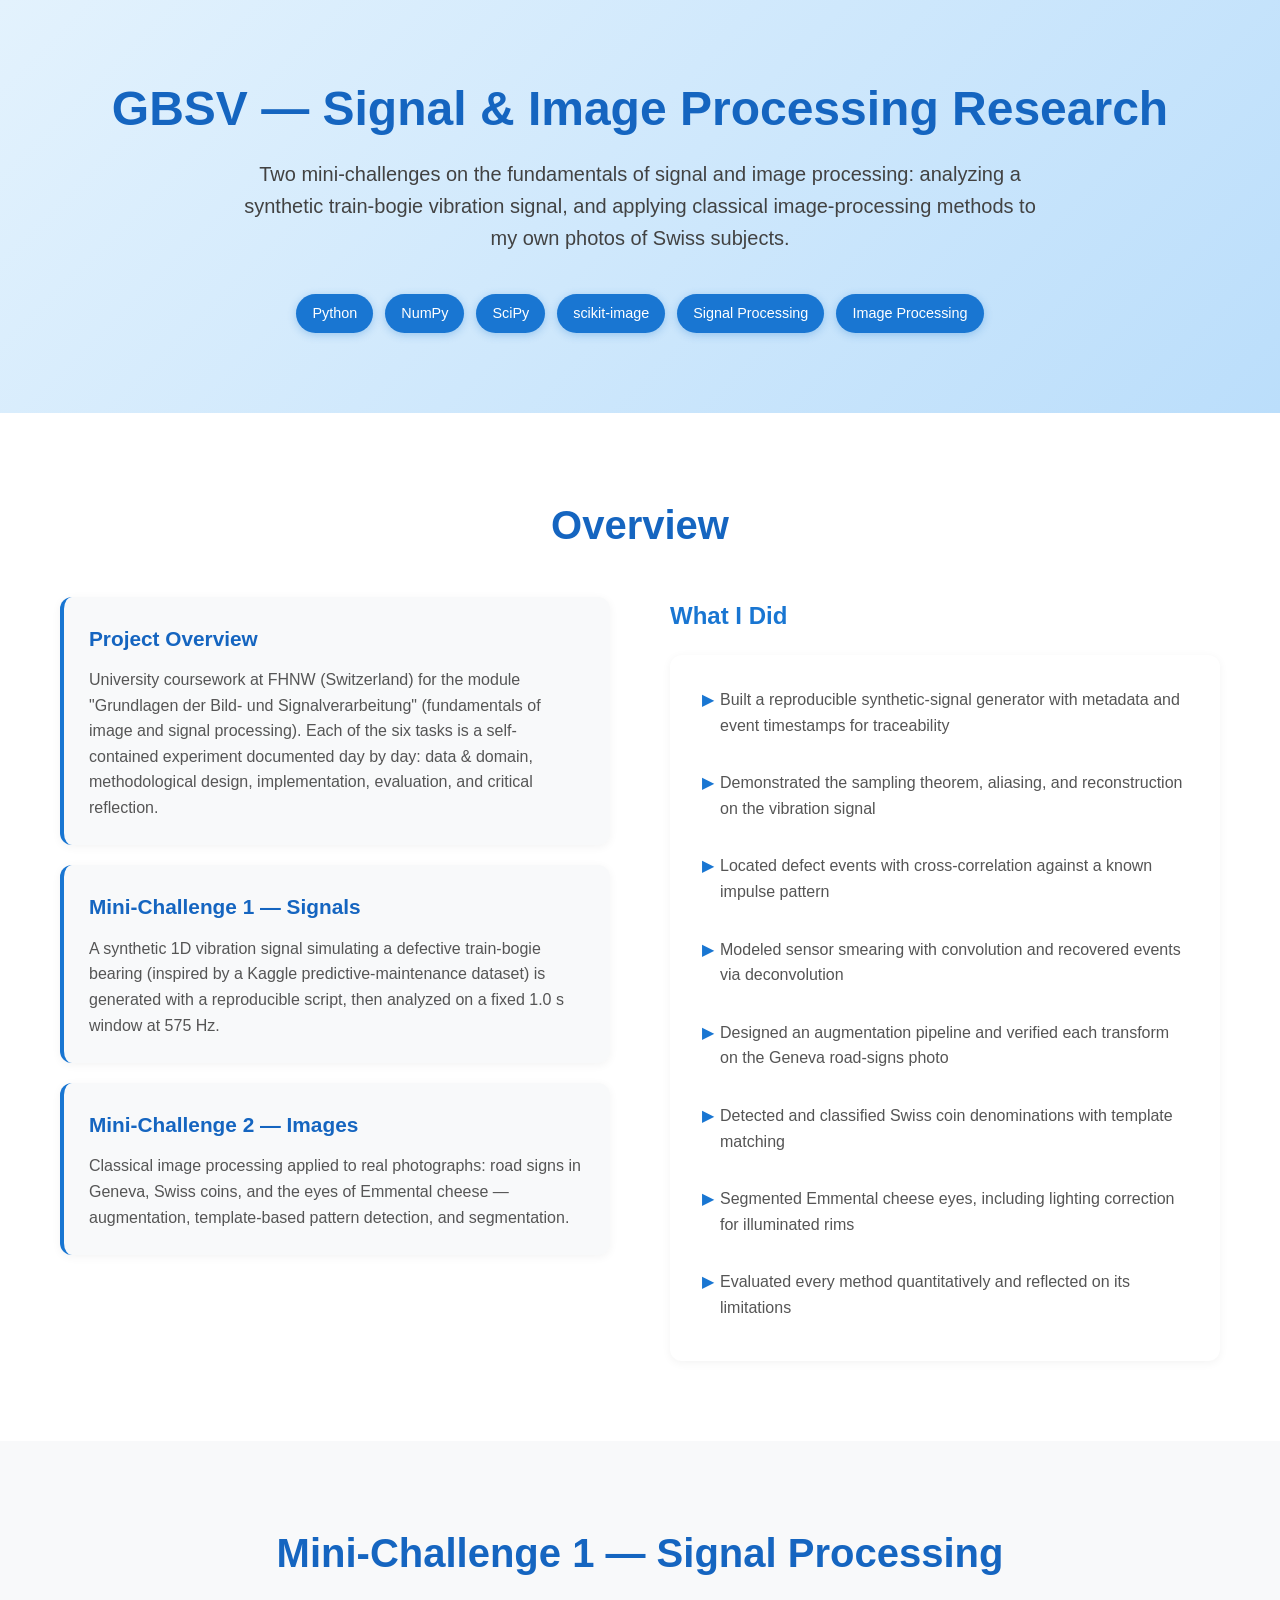
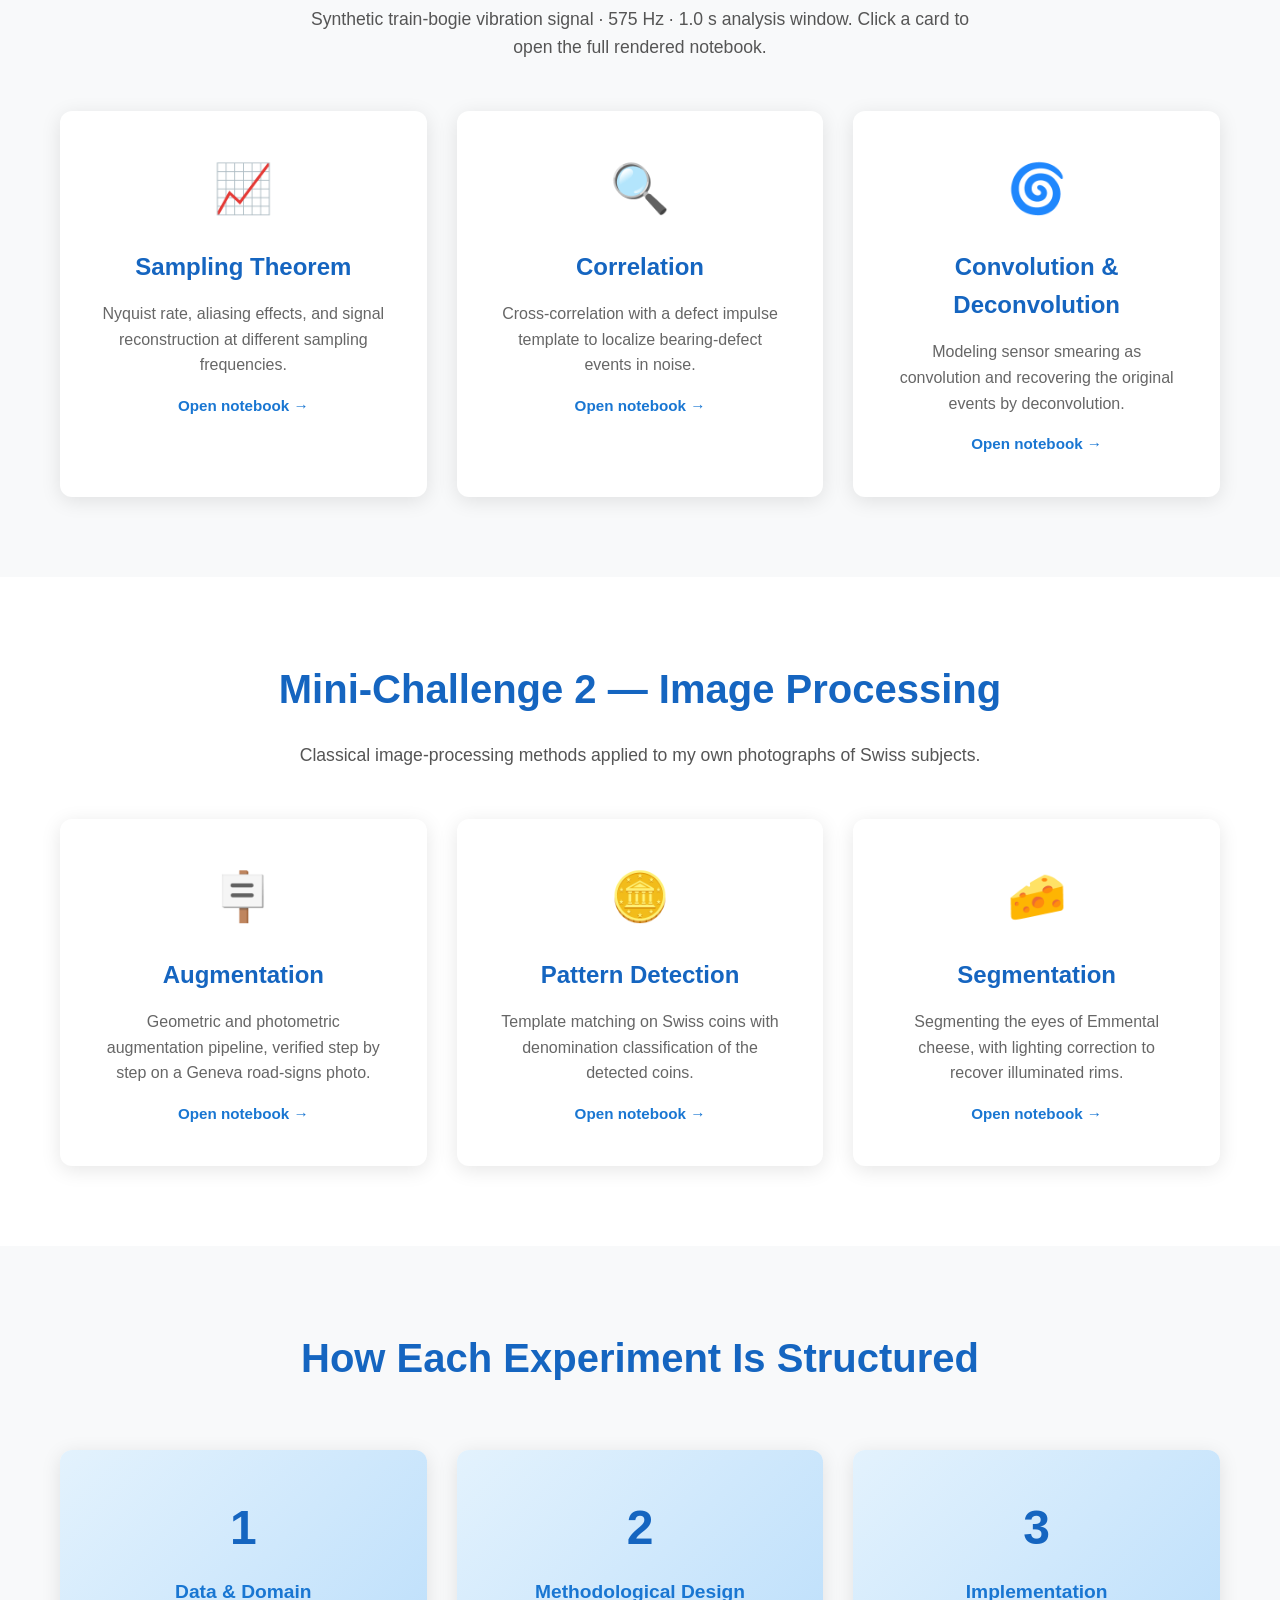
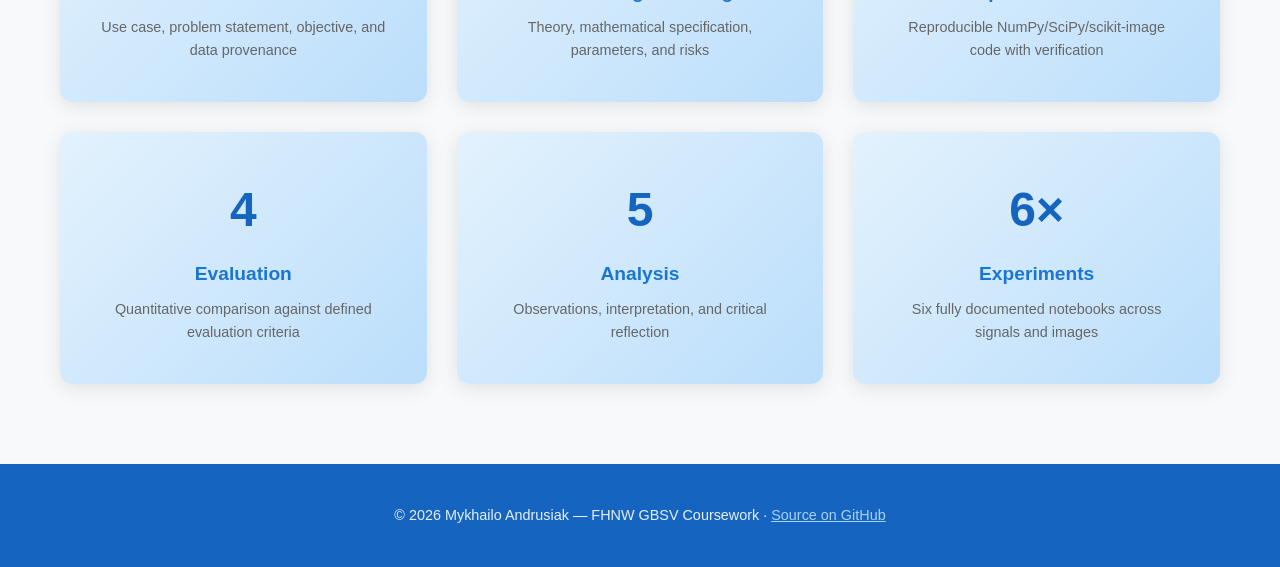
<file: docs/index.html>
<!DOCTYPE html>
<html lang="en">
<head>
    <meta charset="UTF-8">
    <meta name="viewport" content="width=device-width, initial-scale=1.0">
    <title>GBSV — Signal &amp; Image Processing Research</title>
    <meta name="description" content="FHNW coursework on the fundamentals of signal and image processing: sampling, correlation, convolution, augmentation, pattern detection, and segmentation.">
    <link rel="stylesheet" href="styles.css">
</head>
<body>
    <!-- Hero Section -->
    <section class="hero">
        <div class="container">
            <h1 class="hero-title">GBSV — Signal &amp; Image Processing Research</h1>
            <p class="hero-subtitle">
                Two mini-challenges on the fundamentals of signal and image processing:
                analyzing a synthetic train-bogie vibration signal, and applying classical
                image-processing methods to my own photos of Swiss subjects.
            </p>
            <div class="badges">
                <span class="badge">Python</span>
                <span class="badge">NumPy</span>
                <span class="badge">SciPy</span>
                <span class="badge">scikit-image</span>
                <span class="badge">Signal Processing</span>
                <span class="badge">Image Processing</span>
            </div>
        </div>
    </section>

    <!-- Overview Section -->
    <section class="overview">
        <div class="container">
            <h2>Overview</h2>
            <div class="overview-content">
                <div class="context">
                    <div class="info-block">
                        <h3>Project Overview</h3>
                        <p>University coursework at FHNW (Switzerland) for the module
                        "Grundlagen der Bild- und Signalverarbeitung" (fundamentals of image and
                        signal processing). Each of the six tasks is a self-contained experiment
                        documented day by day: data &amp; domain, methodological design,
                        implementation, evaluation, and critical reflection.</p>
                    </div>

                    <div class="info-block">
                        <h3>Mini-Challenge 1 — Signals</h3>
                        <p>A synthetic 1D vibration signal simulating a defective train-bogie
                        bearing (inspired by a Kaggle predictive-maintenance dataset) is generated
                        with a reproducible script, then analyzed on a fixed 1.0&nbsp;s window at
                        575&nbsp;Hz.</p>
                    </div>

                    <div class="info-block">
                        <h3>Mini-Challenge 2 — Images</h3>
                        <p>Classical image processing applied to real photographs: road signs in
                        Geneva, Swiss coins, and the eyes of Emmental cheese — augmentation,
                        template-based pattern detection, and segmentation.</p>
                    </div>
                </div>

                <div class="contributions">
                    <h3>What I Did</h3>
                    <ul>
                        <li>Built a reproducible synthetic-signal generator with metadata and event timestamps for traceability</li>
                        <li>Demonstrated the sampling theorem, aliasing, and reconstruction on the vibration signal</li>
                        <li>Located defect events with cross-correlation against a known impulse pattern</li>
                        <li>Modeled sensor smearing with convolution and recovered events via deconvolution</li>
                        <li>Designed an augmentation pipeline and verified each transform on the Geneva road-signs photo</li>
                        <li>Detected and classified Swiss coin denominations with template matching</li>
                        <li>Segmented Emmental cheese eyes, including lighting correction for illuminated rims</li>
                        <li>Evaluated every method quantitatively and reflected on its limitations</li>
                    </ul>
                </div>
            </div>
        </div>
    </section>

    <!-- MC1 Notebooks -->
    <section class="features">
        <div class="container">
            <h2>Mini-Challenge 1 — Signal Processing</h2>
            <p class="section-description">
                Synthetic train-bogie vibration signal · 575&nbsp;Hz · 1.0&nbsp;s analysis window.
                Click a card to open the full rendered notebook.
            </p>
            <div class="features-grid">
                <a class="feature-card" href="mc1/sampling_theorem.html">
                    <div class="feature-icon">📈</div>
                    <h3>Sampling Theorem</h3>
                    <p>Nyquist rate, aliasing effects, and signal reconstruction at different sampling frequencies.</p>
                    <span class="card-link">Open notebook →</span>
                </a>

                <a class="feature-card" href="mc1/correlation.html">
                    <div class="feature-icon">🔍</div>
                    <h3>Correlation</h3>
                    <p>Cross-correlation with a defect impulse template to localize bearing-defect events in noise.</p>
                    <span class="card-link">Open notebook →</span>
                </a>

                <a class="feature-card" href="mc1/convolution.html">
                    <div class="feature-icon">🌀</div>
                    <h3>Convolution &amp; Deconvolution</h3>
                    <p>Modeling sensor smearing as convolution and recovering the original events by deconvolution.</p>
                    <span class="card-link">Open notebook →</span>
                </a>
            </div>
        </div>
    </section>

    <!-- MC2 Notebooks -->
    <section class="features features-alt">
        <div class="container">
            <h2>Mini-Challenge 2 — Image Processing</h2>
            <p class="section-description">
                Classical image-processing methods applied to my own photographs of Swiss subjects.
            </p>
            <div class="features-grid">
                <a class="feature-card" href="mc2/augmentation.html">
                    <div class="feature-icon">🪧</div>
                    <h3>Augmentation</h3>
                    <p>Geometric and photometric augmentation pipeline, verified step by step on a Geneva road-signs photo.</p>
                    <span class="card-link">Open notebook →</span>
                </a>

                <a class="feature-card" href="mc2/pattern_detection.html">
                    <div class="feature-icon">🪙</div>
                    <h3>Pattern Detection</h3>
                    <p>Template matching on Swiss coins with denomination classification of the detected coins.</p>
                    <span class="card-link">Open notebook →</span>
                </a>

                <a class="feature-card" href="mc2/segmentation.html">
                    <div class="feature-icon">🧀</div>
                    <h3>Segmentation</h3>
                    <p>Segmenting the eyes of Emmental cheese, with lighting correction to recover illuminated rims.</p>
                    <span class="card-link">Open notebook →</span>
                </a>
            </div>
        </div>
    </section>

    <!-- Report Viewer -->
    <section id="report-viewer" class="viewer" hidden>
        <div class="container">
            <div class="viewer-header">
                <h2 id="viewer-title">Report</h2>
                <div class="viewer-actions">
                    <a id="viewer-open" href="#" target="_blank" rel="noopener" class="viewer-button">Open full page ↗</a>
                    <button id="viewer-close" type="button" class="viewer-button viewer-button-secondary">Close ✕</button>
                </div>
            </div>
            <div class="viewer-frame-wrapper">
                <iframe id="viewer-frame" title="Notebook report" loading="lazy"></iframe>
            </div>
        </div>
    </section>

    <!-- Method Section -->
    <section class="results">
        <div class="container">
            <h2>How Each Experiment Is Structured</h2>
            <div class="metrics-grid">
                <div class="metric-card">
                    <div class="metric-number">1</div>
                    <div class="metric-label">Data &amp; Domain</div>
                    <div class="metric-description">Use case, problem statement, objective, and data provenance</div>
                </div>

                <div class="metric-card">
                    <div class="metric-number">2</div>
                    <div class="metric-label">Methodological Design</div>
                    <div class="metric-description">Theory, mathematical specification, parameters, and risks</div>
                </div>

                <div class="metric-card">
                    <div class="metric-number">3</div>
                    <div class="metric-label">Implementation</div>
                    <div class="metric-description">Reproducible NumPy/SciPy/scikit-image code with verification</div>
                </div>

                <div class="metric-card">
                    <div class="metric-number">4</div>
                    <div class="metric-label">Evaluation</div>
                    <div class="metric-description">Quantitative comparison against defined evaluation criteria</div>
                </div>

                <div class="metric-card">
                    <div class="metric-number">5</div>
                    <div class="metric-label">Analysis</div>
                    <div class="metric-description">Observations, interpretation, and critical reflection</div>
                </div>

                <div class="metric-card">
                    <div class="metric-number">6×</div>
                    <div class="metric-label">Experiments</div>
                    <div class="metric-description">Six fully documented notebooks across signals and images</div>
                </div>
            </div>
        </div>
    </section>

    <!-- Footer -->
    <footer class="footer">
        <div class="container">
            <p>&copy; 2026 Mykhailo Andrusiak — FHNW GBSV Coursework ·
            <a href="https://github.com/mikeandrusyak/gbsv-research">Source on GitHub</a></p>
        </div>
    </footer>

    <script>
        (function () {
            var viewer = document.getElementById('report-viewer');
            var frame = document.getElementById('viewer-frame');
            var title = document.getElementById('viewer-title');
            var openLink = document.getElementById('viewer-open');
            var closeBtn = document.getElementById('viewer-close');

            document.querySelectorAll('a.feature-card').forEach(function (card) {
                card.addEventListener('click', function (e) {
                    // Let middle-click / cmd-click open the report in a new tab
                    if (e.metaKey || e.ctrlKey || e.shiftKey || e.button !== 0) return;
                    e.preventDefault();
                    var href = card.getAttribute('href');
                    title.textContent = card.querySelector('h3').textContent;
                    openLink.href = href;
                    frame.src = href;
                    viewer.hidden = false;
                    viewer.scrollIntoView({ behavior: 'smooth' });
                });
            });

            closeBtn.addEventListener('click', function () {
                viewer.hidden = true;
                frame.src = 'about:blank';
            });
        })();
    </script>
</body>
</html>
</file>
<file: docs/styles.css>
/* Reset and Base Styles */
* {
    margin: 0;
    padding: 0;
    box-sizing: border-box;
}

body {
    font-family: -apple-system, BlinkMacSystemFont, 'Segoe UI', Roboto, Oxygen, Ubuntu, Cantarell, sans-serif;
    line-height: 1.6;
    color: #333;
    background: #ffffff;
}

.container {
    max-width: 1200px;
    margin: 0 auto;
    padding: 0 20px;
}

/* Hero Section */
.hero {
    background: linear-gradient(135deg, #e3f2fd 0%, #bbdefb 100%);
    padding: 80px 0;
    text-align: center;
}

.hero-title {
    font-size: 3rem;
    font-weight: 700;
    color: #1565c0;
    margin-bottom: 20px;
    line-height: 1.2;
}

.hero-subtitle {
    font-size: 1.25rem;
    color: #424242;
    margin-bottom: 40px;
    max-width: 800px;
    margin-left: auto;
    margin-right: auto;
}

.badges {
    display: flex;
    flex-wrap: wrap;
    justify-content: center;
    gap: 12px;
}

.badge {
    background: #1976d2;
    color: white;
    padding: 8px 16px;
    border-radius: 20px;
    font-size: 0.9rem;
    font-weight: 500;
    box-shadow: 0 2px 8px rgba(25, 118, 210, 0.3);
    transition: transform 0.2s ease;
}

.badge:hover {
    transform: translateY(-2px);
}

/* Overview Section */
.overview {
    padding: 80px 0;
    background: #ffffff;
}

.overview h2 {
    font-size: 2.5rem;
    color: #1565c0;
    margin-bottom: 40px;
    text-align: center;
}

.overview-content {
    display: grid;
    grid-template-columns: 1fr 1fr;
    gap: 60px;
    align-items: start;
}

.contributions h3 {
    font-size: 1.5rem;
    color: #1976d2;
    margin-bottom: 20px;
}

.contributions ul {
    list-style: none;
    background: #ffffff;
    border-radius: 12px;
    padding: 20px;
    box-shadow: 0 2px 10px rgba(0, 0, 0, 0.05);
}

.contributions li {
    padding: 12px 16px;
    padding-left: 30px;
    position: relative;
    color: #555;
    border-radius: 8px;
    margin-bottom: 8px;
    transition: all 0.3s ease;
}

.contributions li:hover {
    background: #f0f7ff;
    transform: translateX(8px);
    color: #1565c0;
    box-shadow: 0 2px 8px rgba(25, 118, 210, 0.15);
}

.contributions li::before {
    content: '▶';
    color: #1976d2;
    position: absolute;
    left: 12px;
    transition: transform 0.3s ease;
}

.contributions li:hover::before {
    transform: translateX(3px) scale(1.1);
}

.info-block {
    background: #f8f9fa;
    padding: 25px;
    border-radius: 12px;
    margin-bottom: 20px;
    border-left: 4px solid #1976d2;
    box-shadow: 0 2px 10px rgba(0, 0, 0, 0.05);
    transition: transform 0.2s ease, box-shadow 0.2s ease;
}

.info-block:hover {
    transform: translateY(-2px);
    box-shadow: 0 4px 15px rgba(0, 0, 0, 0.1);
}

.info-block h3 {
    font-size: 1.3rem;
    color: #1565c0;
    margin-bottom: 12px;
    font-weight: 600;
}

.info-block p {
    color: #555;
    line-height: 1.6;
    margin: 0;
}

/* Notebook Card Sections */
.features {
    padding: 80px 0;
    background: #f8f9fa;
}

.features-alt {
    background: #ffffff;
}

.features h2 {
    font-size: 2.5rem;
    color: #1565c0;
    margin-bottom: 20px;
    text-align: center;
}

.section-description {
    text-align: center;
    font-size: 1.1rem;
    color: #555;
    margin-bottom: 50px;
    max-width: 700px;
    margin-left: auto;
    margin-right: auto;
}

.features-grid {
    display: grid;
    grid-template-columns: repeat(auto-fit, minmax(300px, 1fr));
    gap: 30px;
}

.feature-card {
    display: block;
    background: white;
    padding: 40px;
    border-radius: 12px;
    box-shadow: 0 4px 20px rgba(0, 0, 0, 0.1);
    text-align: center;
    text-decoration: none;
    transition: transform 0.3s ease, box-shadow 0.3s ease;
}

.feature-card:hover {
    transform: translateY(-5px);
    box-shadow: 0 8px 30px rgba(0, 0, 0, 0.15);
}

.feature-icon {
    font-size: 3rem;
    margin-bottom: 20px;
}

.feature-card h3 {
    font-size: 1.5rem;
    color: #1565c0;
    margin-bottom: 15px;
}

.feature-card p {
    color: #666;
    line-height: 1.6;
    margin-bottom: 15px;
}

.card-link {
    color: #1976d2;
    font-weight: 600;
    font-size: 0.95rem;
}

/* Report Viewer */
.viewer {
    padding: 60px 0;
    background: #ffffff;
}

.viewer-header {
    display: flex;
    align-items: center;
    justify-content: space-between;
    flex-wrap: wrap;
    gap: 15px;
    margin-bottom: 20px;
}

.viewer-header h2 {
    font-size: 1.8rem;
    color: #1565c0;
}

.viewer-actions {
    display: flex;
    gap: 10px;
}

.viewer-button {
    display: inline-block;
    background: #1976d2;
    color: white;
    padding: 8px 16px;
    border-radius: 20px;
    font-size: 0.9rem;
    font-weight: 500;
    text-decoration: none;
    border: none;
    cursor: pointer;
    font-family: inherit;
    transition: background 0.2s ease, transform 0.2s ease;
}

.viewer-button:hover {
    background: #1565c0;
    transform: translateY(-2px);
}

.viewer-button-secondary {
    background: #e3f2fd;
    color: #1565c0;
}

.viewer-button-secondary:hover {
    background: #bbdefb;
}

.viewer-frame-wrapper {
    border: 1px solid #e0e0e0;
    border-radius: 12px;
    overflow: hidden;
    box-shadow: 0 8px 30px rgba(0, 0, 0, 0.12);
}

.viewer-frame-wrapper iframe {
    display: block;
    width: 100%;
    height: 82vh;
    min-height: 640px;
    border: none;
    background: #ffffff;
}

/* Method Section */
.results {
    padding: 80px 0;
    background: #f8f9fa;
}

.results h2 {
    font-size: 2.5rem;
    color: #1565c0;
    margin-bottom: 60px;
    text-align: center;
}

.metrics-grid {
    display: grid;
    grid-template-columns: repeat(auto-fit, minmax(250px, 1fr));
    gap: 30px;
}

.metric-card {
    background: linear-gradient(135deg, #e3f2fd 0%, #bbdefb 100%);
    padding: 40px;
    border-radius: 12px;
    text-align: center;
    box-shadow: 0 4px 20px rgba(0, 0, 0, 0.1);
    transition: transform 0.3s ease;
}

.metric-card:hover {
    transform: translateY(-5px);
}

.metric-number {
    font-size: 3rem;
    font-weight: 700;
    color: #1565c0;
    margin-bottom: 10px;
}

.metric-label {
    font-size: 1.2rem;
    font-weight: 600;
    color: #1976d2;
    margin-bottom: 8px;
}

.metric-description {
    color: #666;
    font-size: 0.9rem;
}

/* Footer */
.footer {
    background: #1565c0;
    color: white;
    padding: 40px 0;
    text-align: center;
}

.footer p {
    font-size: 0.9rem;
    opacity: 0.9;
}

.footer a {
    color: #bbdefb;
}

/* Responsive Design */

/* Mobile (<=480px) */
@media (max-width: 480px) {
    .container {
        padding: 0 15px;
    }

    .hero {
        padding: 60px 0;
    }

    .hero-title {
        font-size: 2rem;
    }

    .hero-subtitle {
        font-size: 1rem;
    }

    .badge {
        font-size: 0.8rem;
        padding: 6px 12px;
    }

    .overview-content {
        grid-template-columns: 1fr;
        gap: 40px;
    }

    .features-grid,
    .metrics-grid {
        grid-template-columns: 1fr;
        gap: 20px;
    }

    .feature-card,
    .metric-card {
        padding: 30px 20px;
    }

    .metric-number {
        font-size: 2.5rem;
    }

    .overview,
    .features,
    .results {
        padding: 60px 0;
    }

    .viewer {
        padding: 30px 0;
    }

    .viewer-frame-wrapper iframe {
        height: 88vh;
        min-height: 480px;
    }

    h2 {
        font-size: 2rem !important;
    }
}

/* Tablets (481px - 1024px) */
@media (min-width: 481px) and (max-width: 1024px) {
    .hero-title {
        font-size: 2.5rem;
    }

    .hero-subtitle {
        font-size: 1.1rem;
    }

    .overview-content {
        grid-template-columns: 1fr;
        gap: 50px;
    }

    .features-grid,
    .metrics-grid {
        grid-template-columns: repeat(2, 1fr);
        gap: 25px;
    }

    .feature-card,
    .metric-card {
        padding: 35px;
    }
}

/* Desktop (>=1025px) */
@media (min-width: 1025px) {
    .features-grid,
    .metrics-grid {
        grid-template-columns: repeat(3, 1fr);
    }
}
</file>
